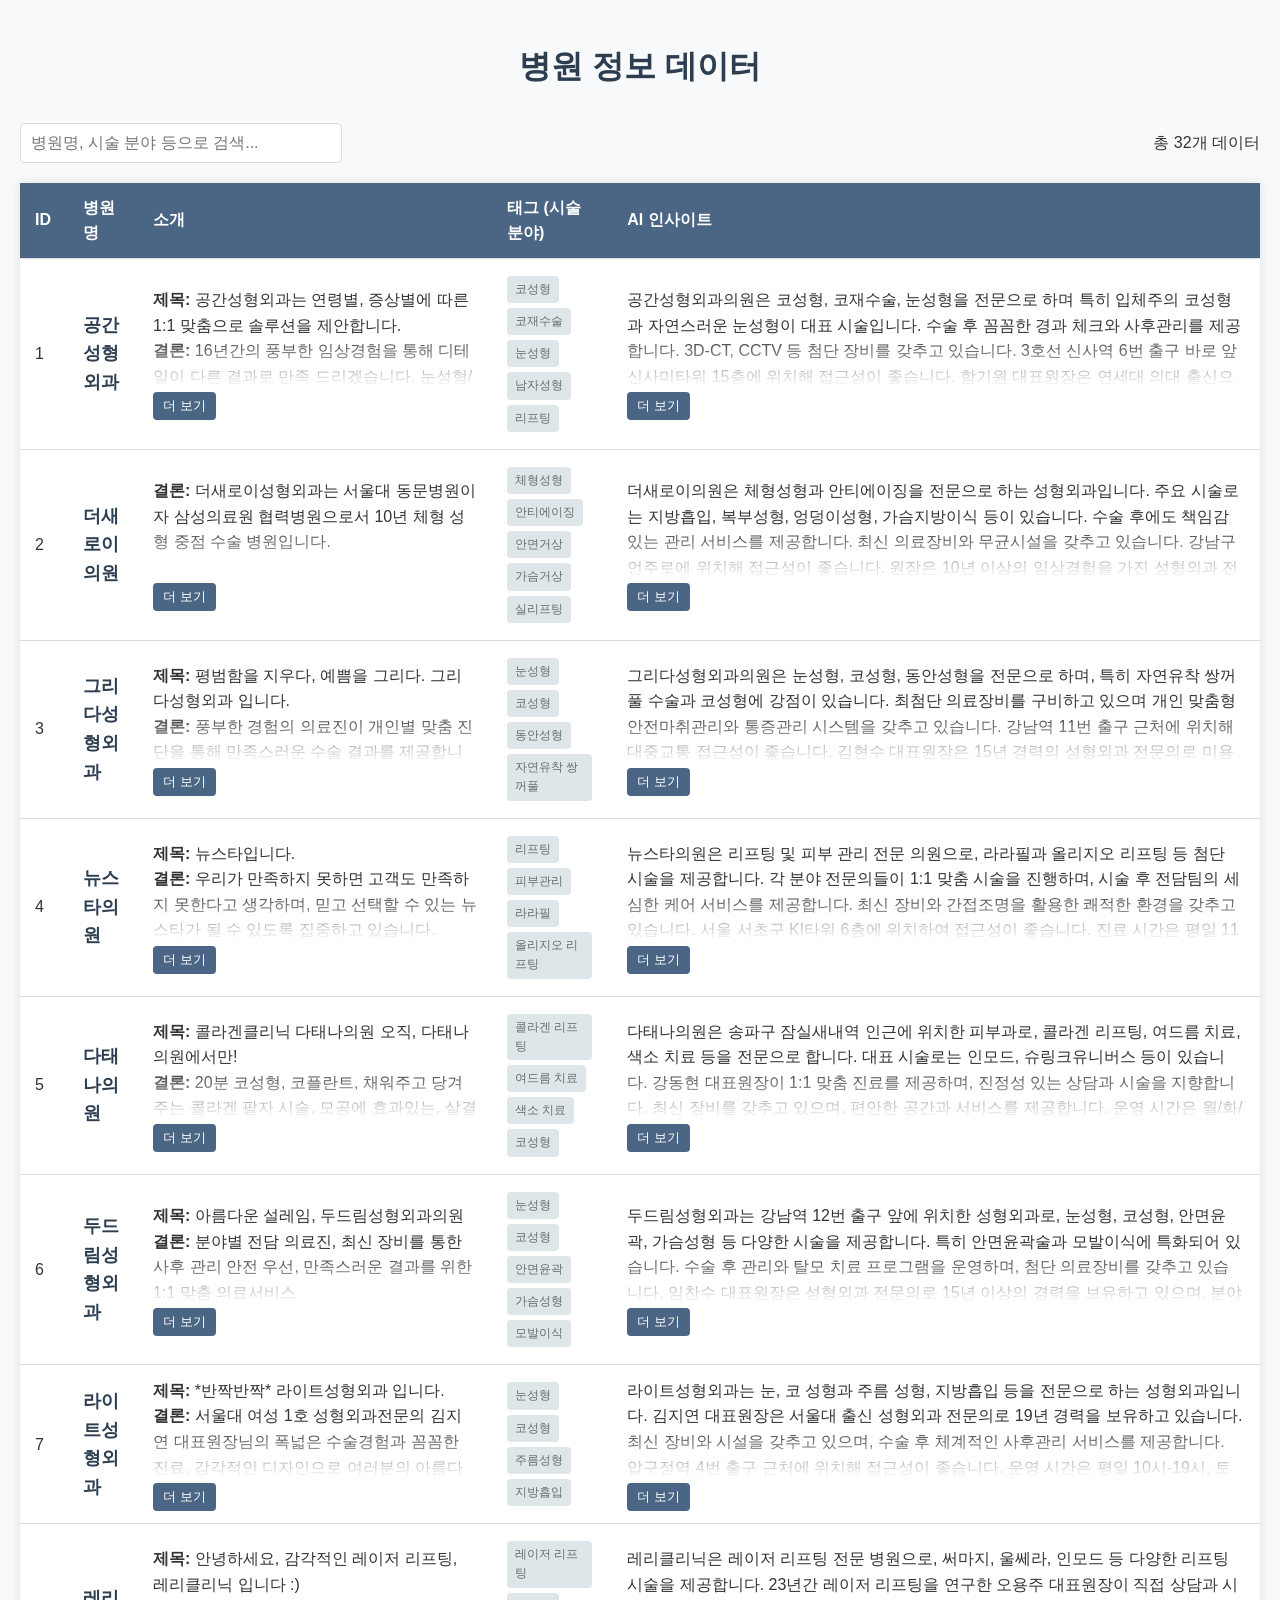
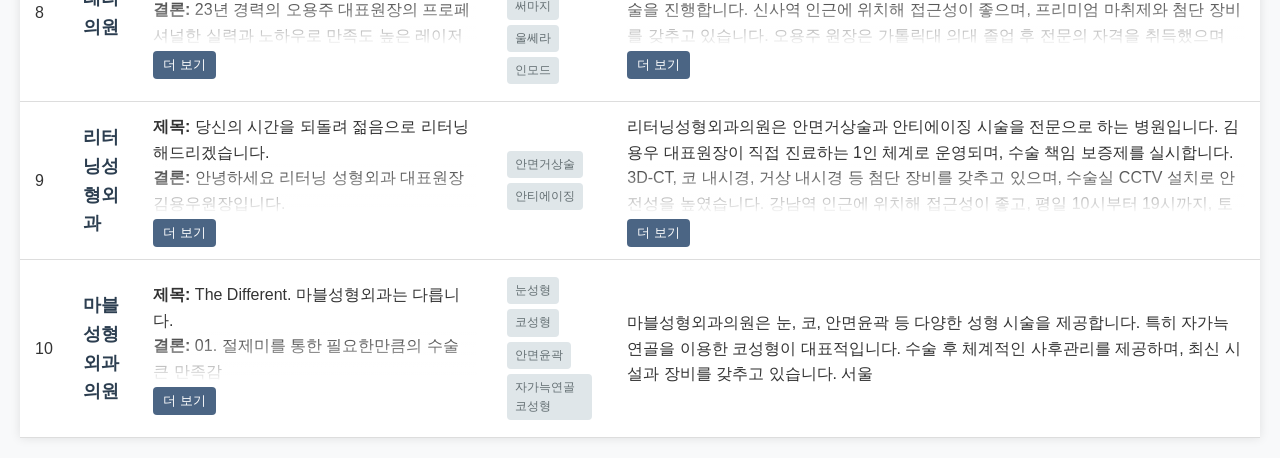
<file: src/HospitalData02.html>
<!DOCTYPE html>
<html lang="ko">
<head>
    <meta charset="UTF-8">
    <meta name="viewport" content="width=device-width, initial-scale=1.0">
    <title>병원 데이터 표</title>
    <style>
        body {
            font-family: 'Arial', sans-serif;
            line-height: 1.6;
            color: #333;
            max-width: 100%;
            margin: 0;
            padding: 20px;
            background-color: #f8f9fa;
        }
        
        h1 {
            color: #2c3e50;
            text-align: center;
            margin-bottom: 30px;
        }
        
        .search-container {
            margin-bottom: 20px;
            display: flex;
            justify-content: space-between;
            align-items: center;
        }
        
        .search-input {
            padding: 10px;
            width: 300px;
            border: 1px solid #ddd;
            border-radius: 4px;
            font-size: 16px;
        }
        
        table {
            width: 100%;
            border-collapse: collapse;
            background-color: white;
            box-shadow: 0 0 10px rgba(0, 0, 0, 0.1);
        }
        
        th, td {
            padding: 12px 15px;
            text-align: left;
            border-bottom: 1px solid #ddd;
        }
        
        th {
            background-color: #4b6584;
            color: white;
            position: sticky;
            top: 0;
        }
        
        tr:hover {
            background-color: #f1f2f6;
        }
        
        .hospital-info {
            margin-bottom: 10px;
        }
        
        .hospital-name {
            font-weight: bold;
            font-size: 18px;
            color: #2c3e50;
        }
        
        .tags {
            display: flex;
            flex-wrap: wrap;
            margin-top: 5px;
        }
        
        .tag {
            background-color: #dfe6e9;
            color: #636e72;
            padding: 4px 8px;
            border-radius: 4px;
            margin-right: 5px;
            margin-bottom: 5px;
            font-size: 12px;
        }
        
        .pagination {
            display: flex;
            justify-content: center;
            margin-top: 20px;
        }
        
        .pagination button {
            background-color: #4b6584;
            color: white;
            border: none;
            padding: 8px 16px;
            margin: 0 5px;
            cursor: pointer;
            border-radius: 4px;
        }
        
        .pagination button.active {
            background-color: #1e3799;
        }
        
        .pagination button:hover:not(.active) {
            background-color: #778ca3;
        }
        
        .collapsed {
            max-height: 100px;
            overflow: hidden;
            position: relative;
        }
        
        .expand-btn {
            background-color: #4b6584;
            color: white;
            border: none;
            padding: 5px 10px;
            cursor: pointer;
            border-radius: 4px;
            margin-top: 5px;
        }
        
        .fade {
            position: absolute;
            bottom: 0;
            left: 0;
            width: 100%;
            height: 50px;
            background: linear-gradient(transparent, white);
        }
    </style>
</head>
<body>
    <h1>병원 정보 데이터</h1>
    
    <div class="search-container">
        <input type="text" id="searchInput" class="search-input" placeholder="병원명, 시술 분야 등으로 검색..." onkeyup="searchTable()">
        <div>
            <span>총 <span id="totalCount">32</span>개 데이터</span>
        </div>
    </div>
    
    <table id="hospitalTable">
        <thead>
            <tr>
                <th>ID</th>
                <th>병원명</th>
                <th>소개</th>
                <th>태그 (시술 분야)</th>
                <th>AI 인사이트</th>
            </tr>
        </thead>
        <tbody>
            <tr>
                <td>1</td>
                <td class="hospital-info">
                    <div class="hospital-name">공간성형외과</div>
                </td>
                <td>
                    <div class="intro-content collapsed">
                        <strong>제목:</strong> 공간성형외과는 연령별, 증상별에 따른 1:1 맞춤으로 솔루션을 제안합니다.<br>
                        <strong>결론:</strong> 16년간의 풍부한 임상경험을 통해 디테일이 다른 결과로 만족 드리겠습니다. 눈성형/코성형/남자성형/재수술/리프팅
                        <div class="fade"></div>
                    </div>
                    <button class="expand-btn" onclick="toggleExpand(this)">더 보기</button>
                </td>
                <td>
                    <div class="tags">
                        <span class="tag">코성형</span>
                        <span class="tag">코재수술</span>
                        <span class="tag">눈성형</span>
                        <span class="tag">남자성형</span>
                        <span class="tag">리프팅</span>
                    </div>
                </td>
                <td>
                    <div class="insight-content collapsed">
                        공간성형외과의원은 코성형, 코재수술, 눈성형을 전문으로 하며 특히 입체주의 코성형과 자연스러운 눈성형이 대표 시술입니다. 수술 후 꼼꼼한 경과 체크와 사후관리를 제공합니다. 3D-CT, CCTV 등 첨단 장비를 갖추고 있습니다. 3호선 신사역 6번 출구 바로 앞 신사미타워 15층에 위치해 접근성이 좋습니다. 함기원 대표원장은 연세대 의대 출신으로 세브란스병원 성형외과 레지던트를 수료했습니다.
                        <div class="fade"></div>
                    </div>
                    <button class="expand-btn" onclick="toggleExpand(this)">더 보기</button>
                </td>
            </tr>
            <tr>
                <td>2</td>
                <td class="hospital-info">
                    <div class="hospital-name">더새로이의원</div>
                </td>
                <td>
                    <div class="intro-content collapsed">
                        <strong>결론:</strong> 더새로이성형외과는 서울대 동문병원이자 삼성의료원 협력병원으로서 10년 체형 성형 중점 수술 병원입니다. <br><br>*인기수술 : 안면거상, 복부거상, 가슴거상, 허벅지거상, 팔뚝거상 가슴 보형물 수술, 줄기세포 가슴이식, 힙성형(힙이식), 줄기세포재생주사, 문신제거, 실리프팅 등
                        <div class="fade"></div>
                    </div>
                    <button class="expand-btn" onclick="toggleExpand(this)">더 보기</button>
                </td>
                <td>
                    <div class="tags">
                        <span class="tag">체형성형</span>
                        <span class="tag">안티에이징</span>
                        <span class="tag">안면거상</span>
                        <span class="tag">가슴거상</span>
                        <span class="tag">실리프팅</span>
                    </div>
                </td>
                <td>
                    <div class="insight-content collapsed">
                        더새로이의원은 체형성형과 안티에이징을 전문으로 하는 성형외과입니다. 주요 시술로는 지방흡입, 복부성형, 엉덩이성형, 가슴지방이식 등이 있습니다. 수술 후에도 책임감 있는 관리 서비스를 제공합니다. 최신 의료장비와 무균시설을 갖추고 있습니다. 강남구 언주로에 위치해 접근성이 좋습니다. 원장은 10년 이상의 임상경험을 가진 성형외과 전문의입니다. 평일 10시-19시, 토요일 10시-15시에 운영합니다.
                        <div class="fade"></div>
                    </div>
                    <button class="expand-btn" onclick="toggleExpand(this)">더 보기</button>
                </td>
            </tr>
            <tr>
                <td>3</td>
                <td class="hospital-info">
                    <div class="hospital-name">그리다성형외과</div>
                </td>
                <td>
                    <div class="intro-content collapsed">
                        <strong>제목:</strong> 평범함을 지우다, 예쁨을 그리다. 그리다성형외과 입니다.<br>
                        <strong>결론:</strong> 풍부한 경험의 의료진이 개인별 맞춤 진단을 통해 만족스러운 수술 결과를 제공합니다.
                        <div class="fade"></div>
                    </div>
                    <button class="expand-btn" onclick="toggleExpand(this)">더 보기</button>
                </td>
                <td>
                    <div class="tags">
                        <span class="tag">눈성형</span>
                        <span class="tag">코성형</span>
                        <span class="tag">동안성형</span>
                        <span class="tag">자연유착 쌍꺼풀</span>
                    </div>
                </td>
                <td>
                    <div class="insight-content collapsed">
                        그리다성형외과의원은 눈성형, 코성형, 동안성형을 전문으로 하며, 특히 자연유착 쌍꺼풀 수술과 코성형에 강점이 있습니다. 최첨단 의료장비를 구비하고 있으며 개인 맞춤형 안전마취관리와 통증관리 시스템을 갖추고 있습니다. 강남역 11번 출구 근처에 위치해 대중교통 접근성이 좋습니다. 김현수 대표원장은 15년 경력의 성형외과 전문의로 미용성형과 재수술을 전문으로 합니다. 평일 오전 10시부터 오후 7시까지 운영하며 금요일은 오후 9시까지 연장 진료합니다.
                        <div class="fade"></div>
                    </div>
                    <button class="expand-btn" onclick="toggleExpand(this)">더 보기</button>
                </td>
            </tr>
            <tr>
                <td>4</td>
                <td class="hospital-info">
                    <div class="hospital-name">뉴스타의원</div>
                </td>
                <td>
                    <div class="intro-content collapsed">
                        <strong>제목:</strong> 뉴스타입니다.<br>
                        <strong>결론:</strong> 우리가 만족하지 못하면 고객도 만족하지 못한다고 생각하며, 믿고 선택할 수 있는 뉴스타가 될 수 있도록 집중하고 있습니다. <br><br>뉴스타를 선택하는 이유 <br>1. 정품 정량 <br>2. 1:1 맞춤형 시술을 지향하는 원장 <br>3. 합리적인 시술가 <br>4. 고객 맞춤형 서비스 <br>5. 최신장비
                        <div class="fade"></div>
                    </div>
                    <button class="expand-btn" onclick="toggleExpand(this)">더 보기</button>
                </td>
                <td>
                    <div class="tags">
                        <span class="tag">리프팅</span>
                        <span class="tag">피부관리</span>
                        <span class="tag">라라필</span>
                        <span class="tag">올리지오 리프팅</span>
                    </div>
                </td>
                <td>
                    <div class="insight-content collapsed">
                        뉴스타의원은 리프팅 및 피부 관리 전문 의원으로, 라라필과 올리지오 리프팅 등 첨단 시술을 제공합니다. 각 분야 전문의들이 1:1 맞춤 시술을 진행하며, 시술 후 전담팀의 세심한 케어 서비스를 제공합니다. 최신 장비와 간접조명을 활용한 쾌적한 환경을 갖추고 있습니다. 서울 서초구 KI타워 6층에 위치하여 접근성이 좋습니다. 진료 시간은 평일 11시부터 20시까지이며, 금요일은 21시까지 야간진료를 실시합니다. 토요일은 16시까지 운영하고 일요일은 휴진입니다.
                        <div class="fade"></div>
                    </div>
                    <button class="expand-btn" onclick="toggleExpand(this)">더 보기</button>
                </td>
            </tr>
            <tr>
                <td>5</td>
                <td class="hospital-info">
                    <div class="hospital-name">다태나의원</div>
                </td>
                <td>
                    <div class="intro-content collapsed">
                        <strong>제목:</strong> 콜라겐클리닉 다태나의원 오직, 다태나의원에서만!<br>
                        <strong>결론:</strong> 20분 코성형, 코플란트, 채워주고 당겨주는 콜라겐 팔자 시술, 모공에 효과있는, 살결테라피, 다태나의원은 당신의 콜라겐에 집중합니다. <br>가격가성비로 잠깐의 효과를 위한 치료보다는, 콜라겐 재생을 통한 지속가능한 효과와 건강한 아름다음을 지향합니다. <br>사람에 대한 관심과 사랑을 토대로, 찾아주시는 한분한분을 소중히 여기며, 내 가족에게도 할 수 있는 시술들과 함께 동행하겠습니다. <br>꾸준한 연구와 고민을 통해 안주하지 않고 발전하는 모습을 보여드리겠습니다. <br>감사합니다.
                        <div class="fade"></div>
                    </div>
                    <button class="expand-btn" onclick="toggleExpand(this)">더 보기</button>
                </td>
                <td>
                    <div class="tags">
                        <span class="tag">콜라겐 리프팅</span>
                        <span class="tag">여드름 치료</span>
                        <span class="tag">색소 치료</span>
                        <span class="tag">코성형</span>
                    </div>
                </td>
                <td>
                    <div class="insight-content collapsed">
                        다태나의원은 송파구 잠실새내역 인근에 위치한 피부과로, 콜라겐 리프팅, 여드름 치료, 색소 치료 등을 전문으로 합니다. 대표 시술로는 인모드, 슈링크유니버스 등이 있습니다. 강동현 대표원장이 1:1 맞춤 진료를 제공하며, 진정성 있는 상담과 시술을 지향합니다. 최신 장비를 갖추고 있으며, 편안한 공간과 서비스를 제공합니다. 운영 시간은 월/화/목/금 10:00-20:00, 토 10:00-16:00이며, 수/일 휴진입니다. 점심시간은 14:00-15:00입니다.
                        <div class="fade"></div>
                    </div>
                    <button class="expand-btn" onclick="toggleExpand(this)">더 보기</button>
                </td>
            </tr>
            <tr>
                <td>6</td>
                <td class="hospital-info">
                    <div class="hospital-name">두드림성형외과</div>
                </td>
                <td>
                    <div class="intro-content collapsed">
                        <strong>제목:</strong> 아름다운 설레임, 두드림성형외과의원<br>
                        <strong>결론:</strong> 분야별 전담 의료진, 최신 장비를 통한 사후 관리 안전 우선, 만족스러운 결과를 위한 1:1 맞춤 의료서비스
                        <div class="fade"></div>
                    </div>
                    <button class="expand-btn" onclick="toggleExpand(this)">더 보기</button>
                </td>
                <td>
                    <div class="tags">
                        <span class="tag">눈성형</span>
                        <span class="tag">코성형</span>
                        <span class="tag">안면윤곽</span>
                        <span class="tag">가슴성형</span>
                        <span class="tag">모발이식</span>
                    </div>
                </td>
                <td>
                    <div class="insight-content collapsed">
                        두드림성형외과는 강남역 12번 출구 앞에 위치한 성형외과로, 눈성형, 코성형, 안면윤곽, 가슴성형 등 다양한 시술을 제공합니다. 특히 안면윤곽술과 모발이식에 특화되어 있습니다. 수술 후 관리와 탈모 치료 프로그램을 운영하며, 첨단 의료장비를 갖추고 있습니다. 임찬수 대표원장은 성형외과 전문의로 15년 이상의 경력을 보유하고 있으며, 분야별 전담 의료진이 포진해 있습니다. 3D CT 등 첨단 기기를 활용한 정밀 진단을 제공합니다.
                        <div class="fade"></div>
                    </div>
                    <button class="expand-btn" onclick="toggleExpand(this)">더 보기</button>
                </td>
            </tr>
            <tr>
                <td>7</td>
                <td class="hospital-info">
                    <div class="hospital-name">라이트성형외과</div>
                </td>
                <td>
                    <div class="intro-content collapsed">
                        <strong>제목:</strong> *반짝반짝* 라이트성형외과 입니다.<br>
                        <strong>결론:</strong> 서울대 여성 1호 성형외과전문의 김지연 대표원장님의 폭넓은 수술경험과 꼼꼼한 진료, 감각적인 디자인으로 여러분의 아름다움을 위해 노력하겠습니다. 안심할 수 있는 수술과 수술 후 철저한 관리를 제공합니다.
                        <div class="fade"></div>
                    </div>
                    <button class="expand-btn" onclick="toggleExpand(this)">더 보기</button>
                </td>
                <td>
                    <div class="tags">
                        <span class="tag">눈성형</span>
                        <span class="tag">코성형</span>
                        <span class="tag">주름성형</span>
                        <span class="tag">지방흡입</span>
                    </div>
                </td>
                <td>
                    <div class="insight-content collapsed">
                        라이트성형외과는 눈, 코 성형과 주름 성형, 지방흡입 등을 전문으로 하는 성형외과입니다. 김지연 대표원장은 서울대 출신 성형외과 전문의로 19년 경력을 보유하고 있습니다. 최신 장비와 시설을 갖추고 있으며, 수술 후 체계적인 사후관리 서비스를 제공합니다. 압구정역 4번 출구 근처에 위치해 접근성이 좋습니다. 운영 시간은 평일 10시-19시, 토요일 10시-16시입니다.
                        <div class="fade"></div>
                    </div>
                    <button class="expand-btn" onclick="toggleExpand(this)">더 보기</button>
                </td>
            </tr>
            <tr>
                <td>8</td>
                <td class="hospital-info">
                    <div class="hospital-name">레리의원</div>
                </td>
                <td>
                    <div class="intro-content collapsed">
                        <strong>제목:</strong> 안녕하세요, 감각적인 레이저 리프팅, 레리클리닉 입니다 :)<br>
                        <strong>결론:</strong> 23년 경력의 오용주 대표원장의 프로페셔널한 실력과 노하우로 만족도 높은 레이저 리프팅을 느끼실 수 있도록 도와드리겠습니다. <br>감사합니다!
                        <div class="fade"></div>
                    </div>
                    <button class="expand-btn" onclick="toggleExpand(this)">더 보기</button>
                </td>
                <td>
                    <div class="tags">
                        <span class="tag">레이저 리프팅</span>
                        <span class="tag">써마지</span>
                        <span class="tag">울쎄라</span>
                        <span class="tag">인모드</span>
                    </div>
                </td>
                <td>
                    <div class="insight-content collapsed">
                        레리클리닉은 레이저 리프팅 전문 병원으로, 써마지, 울쎄라, 인모드 등 다양한 리프팅 시술을 제공합니다. 23년간 레이저 리프팅을 연구한 오용주 대표원장이 직접 상담과 시술을 진행합니다. 신사역 인근에 위치해 접근성이 좋으며, 프리미엄 마취제와 첨단 장비를 갖추고 있습니다. 오용주 원장은 가톨릭대 의대 졸업 후 전문의 자격을 취득했으며 여러 학회 정회원으로 활동 중입니다.
                        <div class="fade"></div>
                    </div>
                    <button class="expand-btn" onclick="toggleExpand(this)">더 보기</button>
                </td>
            </tr>
            <tr>
                <td>9</td>
                <td class="hospital-info">
                    <div class="hospital-name">리터닝성형외과</div>
                </td>
                <td>
                    <div class="intro-content collapsed">
                        <strong>제목:</strong> 당신의 시간을 되돌려 젊음으로 리터닝해드리겠습니다.<br>
                        <strong>결론:</strong> 안녕하세요 리터닝 성형외과 대표원장 김용우원장입니다. <br>나이가 들어 노화가 온 얼굴을 젊게 해주는 일은 중년에 새로운 자극과 활력소를 줄 있는 매우 보람찬 수술입니다. <br>많은 분들에게 젊어지는 행복과 자신감을 드릴수 있도록 노력하는 리터닝 성형외과 되도록 하겠습니다.
                        <div class="fade"></div>
                    </div>
                    <button class="expand-btn" onclick="toggleExpand(this)">더 보기</button>
                </td>
                <td>
                    <div class="tags">
                        <span class="tag">안면거상술</span>
                        <span class="tag">안티에이징</span>
                    </div>
                </td>
                <td>
                    <div class="insight-content collapsed">
                        리터닝성형외과의원은 안면거상술과 안티에이징 시술을 전문으로 하는 병원입니다. 김용우 대표원장이 직접 진료하는 1인 체계로 운영되며, 수술 책임 보증제를 실시합니다. 3D-CT, 코 내시경, 거상 내시경 등 첨단 장비를 갖추고 있으며, 수술실 CCTV 설치로 안전성을 높였습니다. 강남역 인근에 위치해 접근성이 좋고, 평일 10시부터 19시까지, 토요일은 17시까지 운영합니다. 수술 후에는 고주파 및 재생레이저를 활용한 맞춤 관리를 제공합니다.
                        <div class="fade"></div>
                    </div>
                    <button class="expand-btn" onclick="toggleExpand(this)">더 보기</button>
                </td>
            </tr>
            <tr>
                <td>10</td>
                <td class="hospital-info">
                    <div class="hospital-name">마블성형외과의원</div>
                </td>
                <td>
                    <div class="intro-content collapsed">
                        <strong>제목:</strong> The Different. 마블성형외과는 다릅니다.<br>
                        <strong>결론:</strong> 01. 절제미를 통한 필요한만큼의 수술 큰 만족감 <br>02. 개개인의 특징을 고려한 1:1 맞춤 시스템 <br>03. 환자를 생각하는 통합의료 안심시스템 <br>04. 상담부터 수술, 사후관리까지 안심 실명제도입 <br><br>젊음과 아름다움이 시작되는 곳, 마블성형외과에서 오늘도 행복을 꿈꾸는 많은 분들과 함께 하겠습니다.
                        <div class="fade"></div>
                    </div>
                    <button class="expand-btn" onclick="toggleExpand(this)">더 보기</button>
                </td>
                <td>
                    <div class="tags">
                        <span class="tag">눈성형</span>
                        <span class="tag">코성형</span>
                        <span class="tag">안면윤곽</span>
                        <span class="tag">자가늑연골 코성형</span>
                    </div>
                </td>
                <td>
                    <div class="insight-content collapsed">
                        마블성형외과의원은 눈, 코, 안면윤곽 등 다양한 성형 시술을 제공합니다. 특히 자가늑연골을 이용한 코성형이 대표적입니다. 수술 후 체계적인 사후관리를 제공하며, 최신 시설과 장비를 갖추고 있습니다. 서울
</file>
